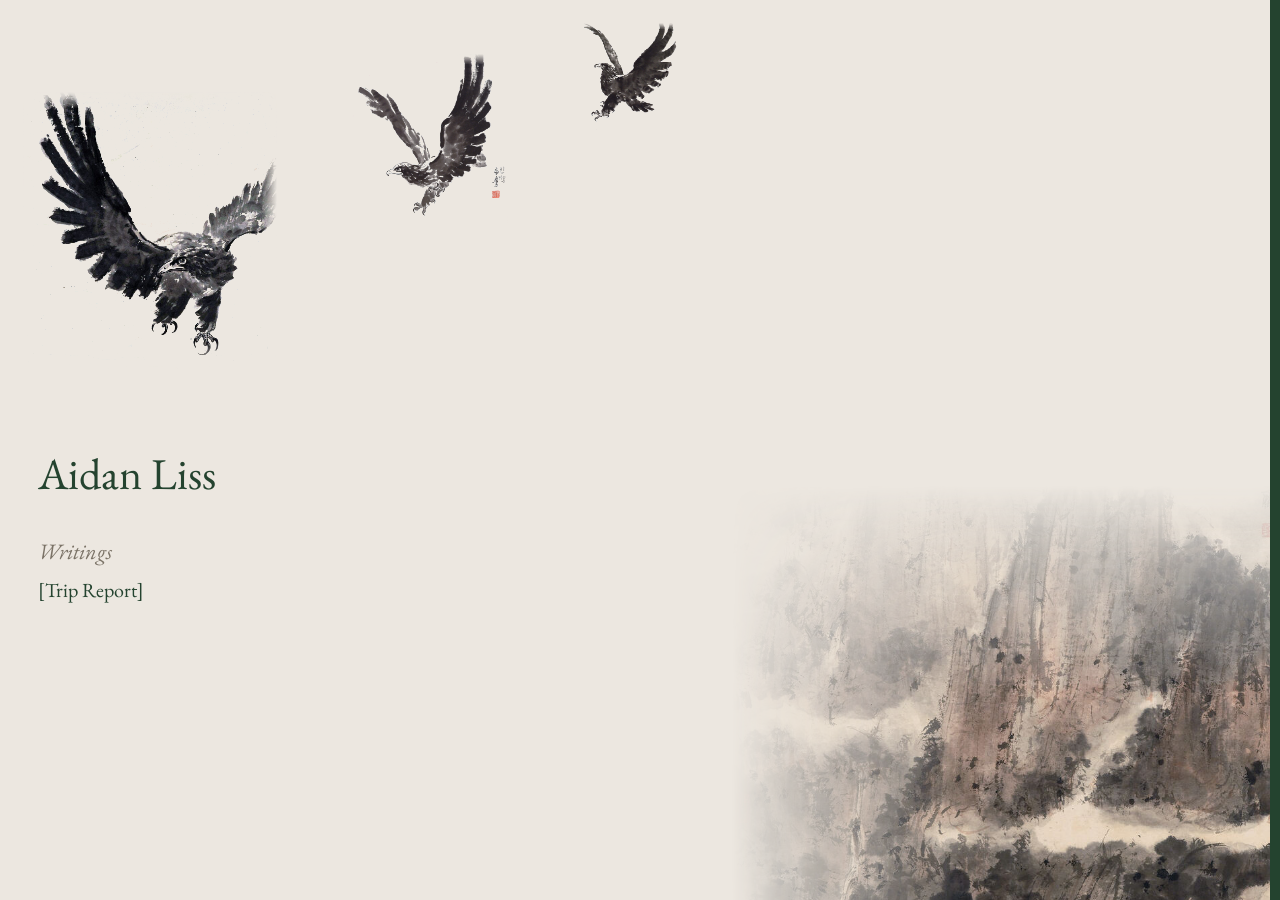
<file: index.html>
<!doctype html>
<html lang="en">
<head>
<meta charset="utf-8">
<meta name="viewport" content="width=device-width, initial-scale=1">
<title>Aidan Liss</title>
<link rel="preconnect" href="https://fonts.googleapis.com">
<link rel="preconnect" href="https://fonts.gstatic.com" crossorigin>
<link rel="stylesheet" href="https://fonts.googleapis.com/css2?family=EB+Garamond:ital,wght@0,400;0,500;1,400&display=swap">
<link rel="icon" type="image/png" sizes="32x32" href="favicon.png">
<link rel="icon" type="image/svg+xml" href="favicon.svg">
<link rel="apple-touch-icon" href="apple-touch-icon.png">
<link rel="stylesheet" href="style.css?v=6ae01d9d">
</head>
<body class="home">
<img class="art art-baoshi" src="art/baoshi.jpg" srcset="art/baoshi-800.jpg 800w, art/baoshi.jpg 1400w" sizes="(max-width: 700px) 100vw, 42vw" alt="" width="1400" height="2504">
<div class="flight" aria-hidden="true">
  <img class="art eagle eagle-far" src="art/eagle2.jpg" alt="" width="700" height="726">
  <img class="art eagle eagle-mid" src="art/eagle.jpg" alt="" width="1100" height="1195">
  <img class="art eagle eagle-near" src="art/eagle3.jpg" alt="" width="1000" height="1088">
</div>
<main class="home-main">
  <h1>Aidan Liss</h1>
  <section class="writings">
    <h2>Writings</h2>
    <ul>
      <li><a href="trip-report/">Trip Report</a></li>
    </ul>
  </section>
</main>
</body>
</html>
</file>
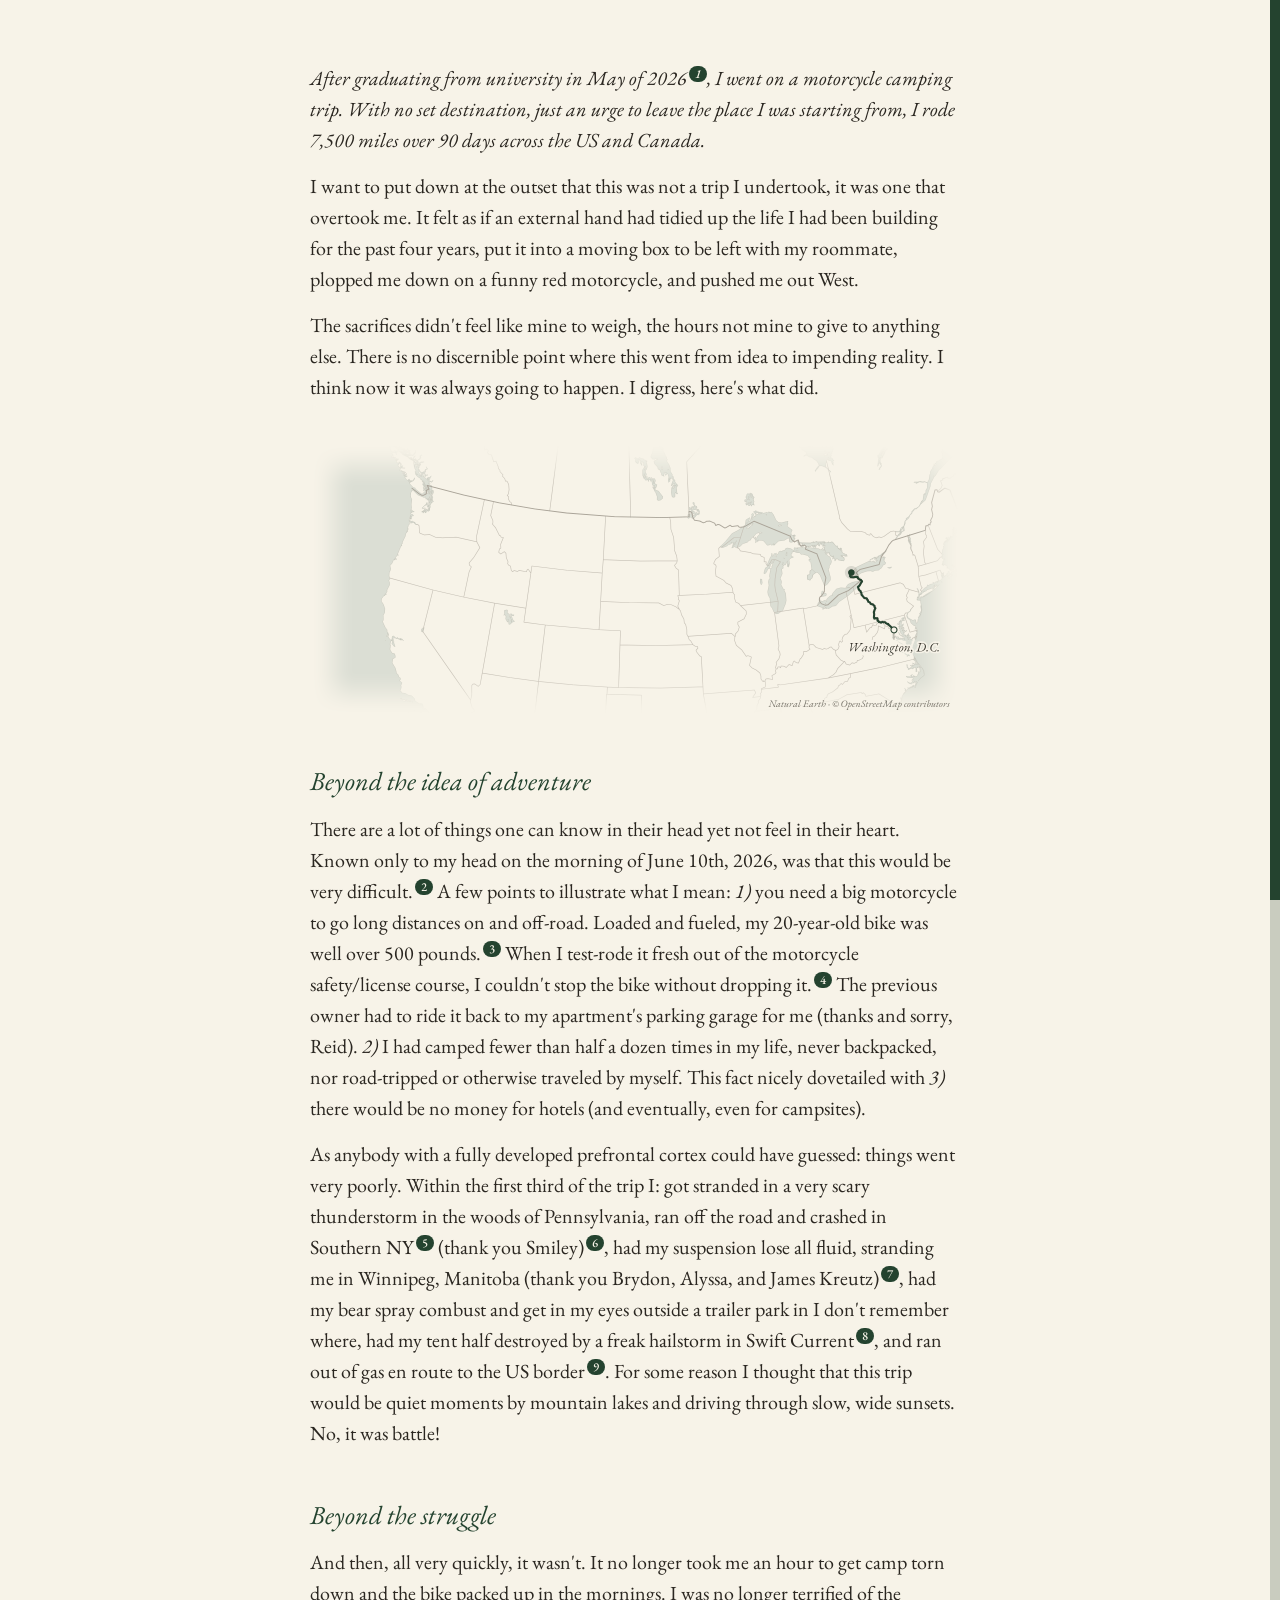
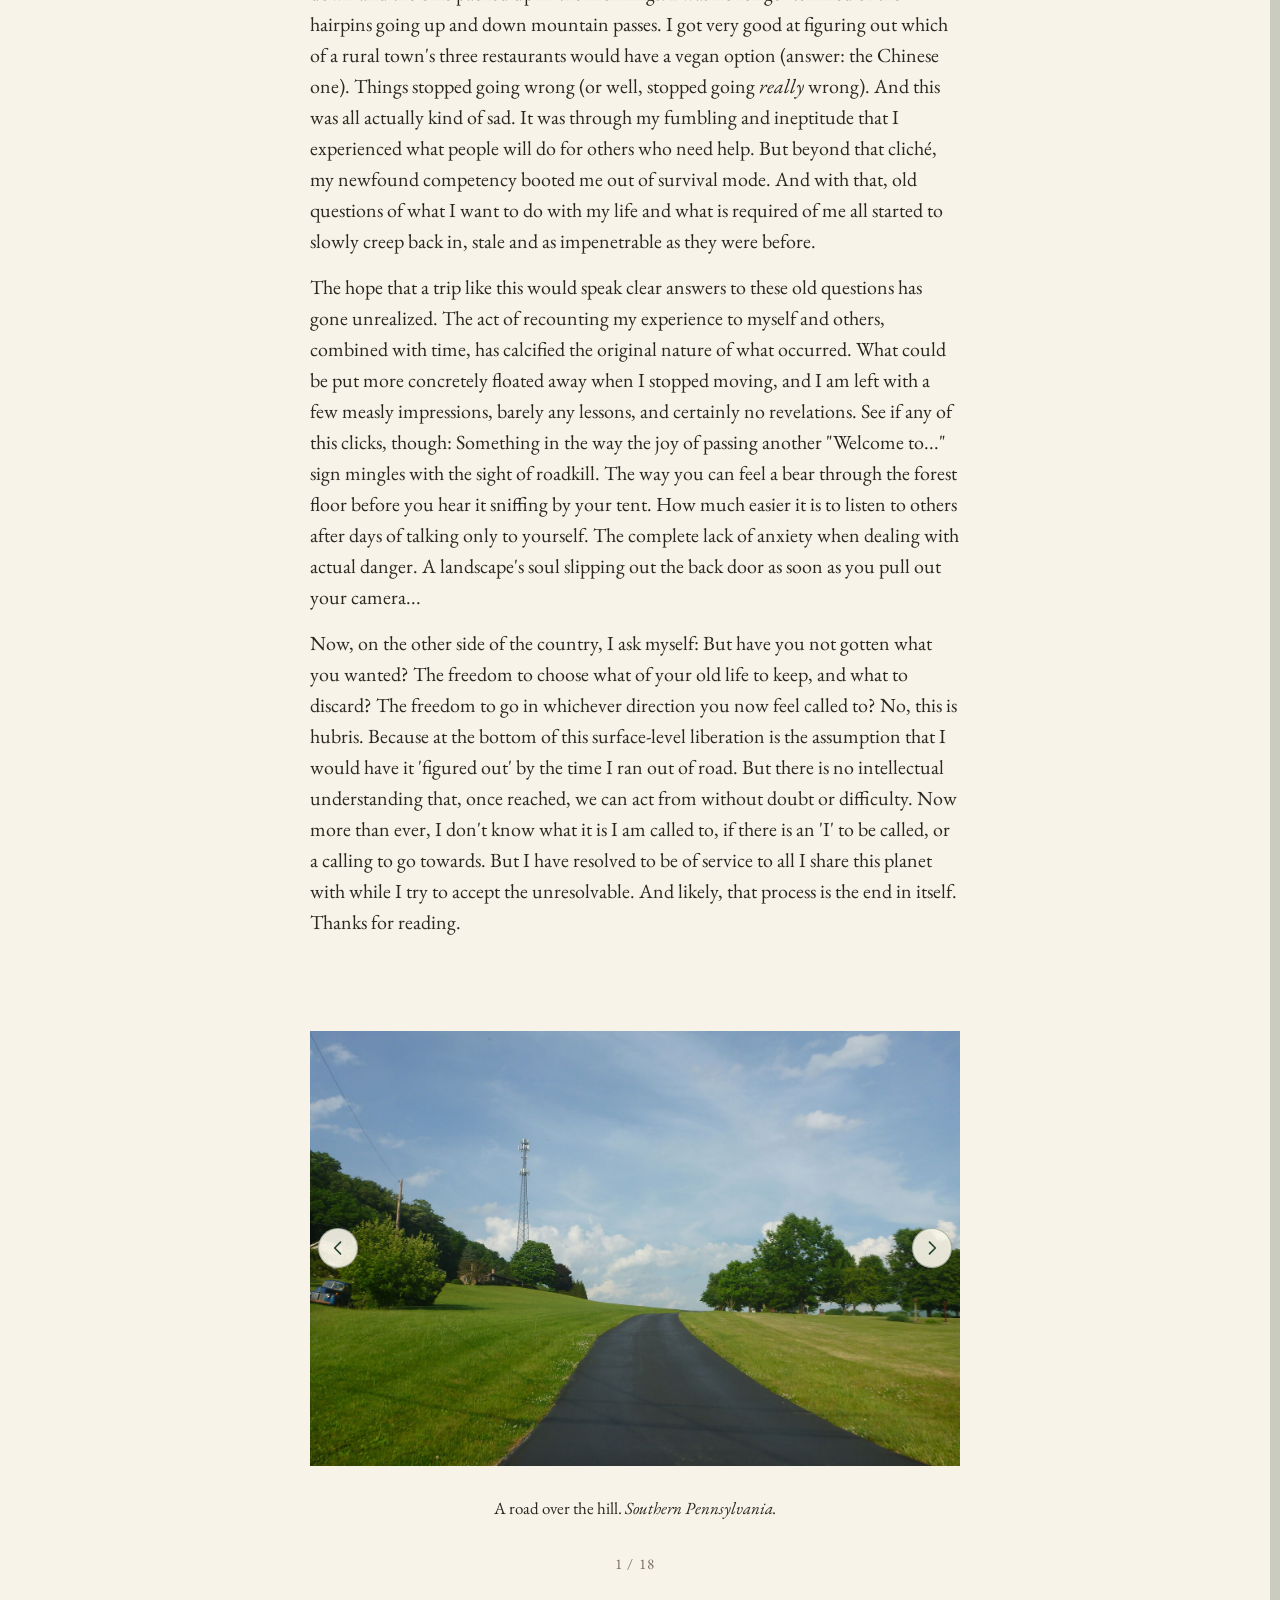
<file: trip-report/index.html>
<!doctype html>
<html lang="en">
<head>
<meta charset="utf-8">
<meta name="viewport" content="width=device-width, initial-scale=1">
<title>Trip Report</title>
<link rel="preconnect" href="https://fonts.googleapis.com">
<link rel="preconnect" href="https://fonts.gstatic.com" crossorigin>
<link rel="stylesheet" href="https://fonts.googleapis.com/css2?family=EB+Garamond:ital,wght@0,400;0,500;1,400&display=swap">
<link rel="icon" type="image/png" sizes="32x32" href="../favicon.png">
<link rel="icon" type="image/svg+xml" href="../favicon.svg">
<link rel="apple-touch-icon" href="../apple-touch-icon.png">
<link rel="stylesheet" href="../style.css?v=6ae01d9d">
<script src="../footnotes.js?v=67a59d8a" defer></script>
<script src="../gallery.js?v=7195e9d8" defer></script>
<script src="../route.js?v=15c0fe72" defer></script>
</head>
<body>
<main>
<p><em>After graduating from university in May of 2026<span class="fn"><button class="fn-mark" type="button">1</button><span class="fn-pop"><span class="fn-card"><video src="media/graduated.mp4" poster="media/graduated-poster.jpg" width="960" height="512" style="--w:960;--h:512" muted loop playsinline preload="none" data-sound></video><span class="fn-cap">proud of the spin move, less proud of my GPA...</span></span></span></span>, I went on a motorcycle camping trip. With no set destination, just an urge to leave the place I was starting from, I rode 7,500 miles over 90 days across the US and Canada.</em></p>

<p>I want to put down at the outset that this was not a trip I undertook, it was one that overtook me. It felt as if an external hand had tidied up the life I had been building for the past four years, put it into a moving box to be left with my roommate, plopped me down on a funny red motorcycle, and pushed me out West.</p>

<p>The sacrifices didn't feel like mine to weigh, the hours not mine to give to anything else. There is no discernible point where this went from idea to impending reality. I think now it was always going to happen. I digress, here's what did.</p>

<figure class="route"><img src="media/route-start.png" data-anim="media/route.gif" data-end="media/route-end.png" alt="" width="1300" height="546"></figure>

<h3>Beyond the idea of adventure</h3>

<p>There are a lot of things one can know in their head yet not feel in their heart. Known only to my head on the morning of June 10th, 2026, was that this would be very difficult.<span class="fn"><button class="fn-mark" type="button">2</button><span class="fn-pop"><span class="fn-card"><img src="media/mebeforeleaving.jpg" alt="" width="1400" height="1050" style="--w:1400;--h:1050" loading="lazy"><span class="fn-cap">outside my apartment in Washington, D.C. right before setting off.</span></span></span></span> A few points to illustrate what I mean: <em>1)</em> you need a big motorcycle to go long distances on and off-road. Loaded and fueled, my 20-year-old bike was well over 500 pounds.<span class="fn"><button class="fn-mark" type="button">3</button><span class="fn-pop"><span class="fn-card"><img src="media/gearbeforeleaving.jpg" alt="" width="1400" height="1050" style="--w:1400;--h:1050" loading="lazy"><span class="fn-cap">just about all my gear/supplies laid out before being loaded onto the bike.</span></span></span></span> When I test-rode it fresh out of the motorcycle safety/license course, I couldn't stop the bike without dropping it.<span class="fn"><button class="fn-mark" type="button">4</button><span class="fn-pop"><span class="fn-card"><video src="media/cantstopwithoutdrop.mp4" poster="media/cantstopwithoutdrop-poster.jpg" width="960" height="540" style="--w:960;--h:540" muted loop playsinline preload="none"></video><span class="fn-cap">the state of my riding skills at the end of April.</span></span></span></span> The previous owner had to ride it back to my apartment's parking garage for me (thanks and sorry, Reid). <em>2)</em> I had camped fewer than half a dozen times in my life, never backpacked, nor road-tripped or otherwise traveled by myself. This fact nicely dovetailed with <em>3)</em> there would be no money for hotels (and eventually, even for campsites).</p>

<p>As anybody with a fully developed prefrontal cortex could have guessed: things went very poorly. Within the first third of the trip I: got stranded in a very scary thunderstorm in the woods of Pennsylvania, ran off the road and crashed in Southern NY<span class="fn"><button class="fn-mark" type="button">5</button><span class="fn-pop"><span class="fn-card"><img src="media/crash.jpg" alt="" width="1050" height="1400" style="--w:1050;--h:1400" loading="lazy"><span class="fn-cap">in my defense, it was a rather sharp turn.</span></span></span></span> (thank you Smiley)<span class="fn"><button class="fn-mark" type="button">6</button><span class="fn-pop"><span class="fn-card"><img src="media/repairsaftercrashing.jpg" alt="" width="1400" height="1050" style="--w:1400;--h:1050" loading="lazy"><span class="fn-cap">Smiley helping me straighten my now-bent handlebars.</span></span></span></span>, had my suspension lose all fluid, stranding me in Winnipeg, Manitoba (thank you Brydon, Alyssa, and James Kreutz)<span class="fn"><button class="fn-mark" type="button">7</button><span class="fn-pop"><span class="fn-card"><img src="media/jamessuspensionfix.jpg" alt="" width="1400" height="935" style="--w:1400;--h:935" loading="lazy"><span class="fn-cap">JK's suspension shop in the garage behind his house.</span></span></span></span>, had my bear spray combust and get in my eyes outside a trailer park in I don't remember where, had my tent half destroyed by a freak hailstorm in Swift Current<span class="fn"><button class="fn-mark" type="button">8</button><span class="fn-pop"><span class="fn-card"><video src="media/hailstormswiftcurrent.mp4" poster="media/hailstormswiftcurrent-poster.jpg" width="540" height="960" style="--w:540;--h:960" muted loop playsinline preload="none" data-sound></video><span class="fn-progress" style="--w:540;--h:960"><span></span></span></span></span></span>, and ran out of gas en route to the US border<span class="fn"><button class="fn-mark" type="button">9</button><span class="fn-pop"><span class="fn-card"><img src="media/needinggas.jpg" alt="" width="1400" height="935" style="--w:1400;--h:935" loading="lazy"><span class="fn-cap">this actually worked!</span></span></span></span>. For some reason I thought that this trip would be quiet moments by mountain lakes and driving through slow, wide sunsets. No, it was battle!</p>

<h3>Beyond the struggle</h3>

<p>And then, all very quickly, it wasn't. It no longer took me an hour to get camp torn down and the bike packed up in the mornings. I was no longer terrified of the hairpins going up and down mountain passes. I got very good at figuring out which of a rural town's three restaurants would have a vegan option (answer: the Chinese one). Things stopped going wrong (or well, stopped going <em>really</em> wrong). And this was all actually kind of sad. It was through my fumbling and ineptitude that I experienced what people will do for others who need help. But beyond that cliché, my newfound competency booted me out of survival mode. And with that, old questions of what I want to do with my life and what is required of me all started to slowly creep back in, stale and as impenetrable as they were before.</p>

<p>The hope that a trip like this would speak clear answers to these old questions has gone unrealized. The act of recounting my experience to myself and others, combined with time, has calcified the original nature of what occurred. What could be put more concretely floated away when I stopped moving, and I am left with a few measly impressions, barely any lessons, and certainly no revelations. See if any of this clicks, though: Something in the way the joy of passing another "Welcome to..." sign mingles with the sight of roadkill. The way you can feel a bear through the forest floor before you hear it sniffing by your tent. How much easier it is to listen to others after days of talking only to yourself. The complete lack of anxiety when dealing with actual danger. A landscape's soul slipping out the back door as soon as you pull out your camera...</p>

<p>Now, on the other side of the country, I ask myself: But have you not gotten what you wanted? The freedom to choose what of your old life to keep, and what to discard? The freedom to go in whichever direction you now feel called to? No, this is hubris. Because at the bottom of this surface-level liberation is the assumption that I would have it 'figured out' by the time I ran out of road. But there is no intellectual understanding that, once reached, we can act from without doubt or difficulty. Now more than ever, I don't know what it is I am called to, if there is an 'I' to be called, or a calling to go towards. But I have resolved to be of service to all I share this planet with while I try to accept the unresolvable. And likely, that process is the end in itself. Thanks for reading.</p>

<section class="gallery" aria-label="Photos">
<div class="gal-stage">
<button class="gal-btn gal-prev" type="button" aria-label="Previous photo"><svg viewBox="0 0 24 24" width="20" height="20" aria-hidden="true"><path d="M15 5l-7 7 7 7" fill="none" stroke="currentColor" stroke-width="2" stroke-linecap="round" stroke-linejoin="round"/></svg></button>
<div class="gal-track" tabindex="0">
<figure class="gal-slide"><img src="media/gallery/f17.jpg" alt="" width="1600" height="1069" loading="lazy"><figcaption>A road over the hill. <em>Southern Pennsylvania.</em></figcaption></figure>
<figure class="gal-slide"><img src="media/gallery/f14.jpg" alt="" width="1200" height="1600" loading="lazy"><figcaption>A typical dinner. <em>Somewhere in Northwestern Ontario, Canada.</em></figcaption></figure>
<figure class="gal-slide"><img src="media/gallery/f18.jpg" alt="" width="1600" height="1069" loading="lazy"><figcaption>First time zone change. <em>Upsala, Ontario, Canada.</em></figcaption></figure>
<figure class="gal-slide"><img src="media/gallery/f19.jpg" alt="" width="1600" height="1069" loading="lazy"><figcaption>Very happy to be back in the US of A. <em>Montana–Canada border.</em></figcaption></figure>
<figure class="gal-slide"><img src="media/gallery/f2.jpg" alt="" width="1600" height="1069" loading="lazy"><figcaption>Enjoying a snack while backpacking. <em>Glacier National Park, Montana.</em></figcaption></figure>
<figure class="gal-slide"><img src="media/gallery/f8.jpg" alt="" width="1600" height="1069" loading="lazy"><figcaption>Wild bison. <em>Yellowstone National Park, Wyoming.</em></figcaption></figure>
<figure class="gal-slide"><div class="gal-video" style="--w:960;--h:540"><video src="media/gallery/f4.mp4" poster="media/gallery/f4-poster.jpg" width="960" height="540" muted loop playsinline preload="none"></video><span class="gal-progress"><span></span></span></div><figcaption>Enjoying a snack while backpacking. <em>Yellowstone National Park, Wyoming.</em></figcaption></figure>
<figure class="gal-slide"><img src="media/gallery/f5.jpg" alt="" width="1600" height="1069" loading="lazy"><figcaption>Feeling welcomed. <em>Thermopolis, Wyoming.</em></figcaption></figure>
<figure class="gal-slide"><img src="media/gallery/f15.jpg" alt="" width="1600" height="1200" loading="lazy"><figcaption>Feeling welcomed. <em>Colorado–Wyoming border.</em></figcaption></figure>
<figure class="gal-slide"><img src="media/gallery/f7.jpg" alt="" width="1600" height="1200" loading="lazy"><figcaption>My sister after we realized the front forks were leaking. <em>Outside Rocky Mountain National Park, Colorado.</em></figcaption></figure>
<figure class="gal-slide"><img src="media/gallery/f6.jpg" alt="" width="1600" height="1200" loading="lazy"><figcaption>Two baby bear cubs in a tree next to my bike. <em>Aspen, Colorado.</em></figcaption></figure>
<figure class="gal-slide"><img src="media/gallery/f1.jpg" alt="" width="1200" height="1600" loading="lazy"><figcaption>Highest point of the trip. <em>Continental Divide, Colorado.</em></figcaption></figure>
<figure class="gal-slide"><img src="media/gallery/f9.jpg" alt="" width="1600" height="1200" loading="lazy"><figcaption>An endless road. <em>Somewhere in the middle of Nevada.</em></figcaption></figure>
<figure class="gal-slide"><img src="media/gallery/f10.jpg" alt="" width="1069" height="1600" loading="lazy"><figcaption>Bike parked under El Capitan. <em>Yosemite National Park, California.</em></figcaption></figure>
<figure class="gal-slide"><img src="media/gallery/f16.jpg" alt="" width="1600" height="1200" loading="lazy"><figcaption>Resting at the top of Yosemite Point. <em>Yosemite National Park, California.</em></figcaption></figure>
<figure class="gal-slide"><img src="media/gallery/f11.jpg" alt="" width="1200" height="1600" loading="lazy"><figcaption>The beard at full length and redness. Not to worry, it has now been shaved.</figcaption></figure>
<figure class="gal-slide"><img src="media/gallery/f12.jpg" alt="" width="1600" height="1112" loading="lazy"><figcaption>The Pacific Ocean!! <em>Pacific Coast Highway, California.</em></figcaption></figure>
<figure class="gal-slide"><img src="media/gallery/f13.jpg" alt="" width="1080" height="810" loading="lazy"><figcaption>The end of the road. <em>Alamo Square, San Francisco.</em></figcaption></figure>
</div>
<button class="gal-btn gal-next" type="button" aria-label="Next photo"><svg viewBox="0 0 24 24" width="20" height="20" aria-hidden="true"><path d="M9 5l7 7-7 7" fill="none" stroke="currentColor" stroke-width="2" stroke-linecap="round" stroke-linejoin="round"/></svg></button>
</div>
<div class="gal-count" aria-live="polite">1 / 18</div>
</section>

</main>
</body>
</html>
</file>
<file: style.css>
/* Layout after fromjason.xyz (single 650px column); palette after the Gateway Kokoro cover. */
:root {
  --paper: #f7f3e8;
  --ink: #2a2620;
  --muted: #7a7266;
  --green: #24432f;
  --green-pale: color-mix(in srgb, var(--green) 22%, var(--paper));
  --stripe: 10px;
}

html { background: var(--paper); }

body {
  margin: 0;
  padding: 3rem 1.5rem 6rem;
  background: var(--paper);
  color: var(--ink);
  font-family: "EB Garamond", Georgia, serif;
  font-size: 20px;
  line-height: 1.55;
  border-right: var(--stripe) solid var(--green);
  min-height: 100vh;
  box-sizing: border-box;
}

main {
  max-width: 650px;
  margin: 0 auto;
}

p { margin: 0.75em 0 0; }

h1, h2, h3 {
  font-weight: 400;
  font-style: italic;
  color: var(--green);
  line-height: 1.3;
  margin: 1.9em 0 0;
}
h1 { font-size: 2em; }
h2 { font-size: 1.5em; }
h3 { font-size: 1.3em; }

a { color: var(--green); text-decoration-thickness: 1px; text-underline-offset: 0.15em; }
a:hover { color: var(--muted); }

@media (max-width: 480px) {
  :root { --stripe: 6px; }
  body { font-size: 18px; padding: 2rem 1rem 4rem; }
}

/* Route map */
figure.route { margin: 2em 0; }
figure.route img { display: block; width: 100%; height: auto; }

/* Media footnotes (behaviour in /footnotes.js)
   Desktop: popover above/below the number. Touch: bottom sheet. Click media: lightbox. */
.fn { position: relative; }
.fn-mark {
  font: inherit;
  font-size: 0.62em;
  font-weight: 500;
  line-height: 1;
  vertical-align: 0.55em;
  color: var(--paper);
  background: var(--green);
  border: 0;
  border-radius: 1em;
  min-width: 1.45em;
  padding: 0.18em 0.35em 0.12em;
  margin-left: 0.15em;
  cursor: pointer;
}
.fn-mark:hover, .fn.is-open .fn-mark { background: var(--ink); }
.fn-mark:focus-visible { outline: 2px solid var(--green); outline-offset: 2px; }

.fn-pop {
  display: none;
  position: absolute;
  z-index: 10;
  left: 50%;
  bottom: 100%;
  transform: translateX(calc(-50% + var(--fn-shift, 0px)));
  padding-bottom: 6px; /* hover bridge between number and card */
}
.fn.is-below .fn-pop { bottom: auto; top: 100%; padding-bottom: 0; padding-top: 6px; }
.fn.is-open .fn-pop { display: block; }

.fn-card {
  display: block;
  padding: 0.4em;
  background: var(--paper);
  border: 1px solid var(--green);
  box-shadow: 0 4px 18px rgba(42, 38, 32, 0.18);
}
/* Size comes from the media's own width/height (--w/--h), so placement works before it loads. */
.fn-card img, .fn-card video {
  display: block;
  aspect-ratio: var(--w) / var(--h);
  height: auto;
  width: min(360px, 80vw, calc(var(--fn-max-h, 60vh) * var(--w) / var(--h)));
  cursor: zoom-in;
}
.fn-progress, .gal-progress {
  display: block;
  height: 3px;
  margin-top: 4px;
  background: var(--green-pale);
}
.fn-progress { width: min(360px, 80vw, calc(var(--fn-max-h, 60vh) * var(--w) / var(--h))); }
.fn-progress > span, .gal-progress > span {
  display: block;
  height: 100%;
  background: var(--green);
  transform: scaleX(0);
  transform-origin: left;
}
.fn-cap {
  display: block;
  max-width: min(360px, 80vw);
  width: min-content;
  min-width: 100%;
  padding: 0.35em 0.1em 0.05em;
  font-size: 0.8em;
  font-style: italic;
  line-height: 1.35;
  color: var(--ink);
}

/* Touch screens: bottom sheet */
@media not ((hover: hover) and (pointer: fine)) {
  .fn { position: static; }
  .fn-pop, .fn.is-below .fn-pop {
    position: fixed;
    top: auto;
    bottom: 0.75rem;
    left: 0.75rem;
    right: 0.75rem;
    transform: none;
    padding: 0;
  }
  .fn-card { padding: 0.5em; }
  .fn-card img, .fn-card video {
    margin: 0 auto;
    width: min(100%, calc(55vh * var(--w) / var(--h)));
  }
  .fn-progress { margin: 4px auto 0; width: min(100%, calc(55vh * var(--w) / var(--h))); }
  .fn-cap { width: auto; max-width: none; text-align: center; }
}

/* Lightbox */
.lightbox {
  width: 100vw;
  height: 100dvh;
  max-width: none;
  max-height: none;
  margin: 0;
  padding: 0;
  border: 0;
  background: rgba(24, 22, 18, 0.94);
}
.lightbox::backdrop { background: transparent; }
.lb-open { overflow: hidden; }
.lb-fig {
  box-sizing: border-box;
  height: 100%;
  margin: 0;
  padding: 3rem 1rem 1.5rem;
  display: flex;
  flex-direction: column;
  align-items: center;
  justify-content: center;
  gap: 0.75em;
}
.lb-fig img, .lb-fig video {
  display: block;
  max-width: 100%;
  max-height: calc(100% - 3em);
  min-height: 0;
  object-fit: contain;
}
.lb-fig figcaption {
  color: var(--paper);
  font-style: italic;
  font-size: 0.9em;
  text-align: center;
  max-width: 40em;
}
.lb-close {
  position: absolute;
  top: 0.5rem;
  right: 0.75rem;
  font: inherit;
  font-size: 2rem;
  line-height: 1;
  color: var(--paper);
  background: none;
  border: 0;
  padding: 0.25rem 0.5rem;
  cursor: pointer;
}

/* Gallery: one row, one item at a time (behaviour in /gallery.js) */
.gallery { margin: 3.5em 0 0; }
.gal-stage { position: relative; }
.gal-track {
  display: flex;
  overflow-x: auto;
  scroll-snap-type: x mandatory;
  overscroll-behavior-x: contain;
  scrollbar-width: none;
  outline: none;
}
.gal-track::-webkit-scrollbar { display: none; }
.gal-track:focus-visible { outline: 2px solid var(--green); outline-offset: 4px; }
.gal-slide {
  flex: 0 0 100%;
  margin: 0;
  scroll-snap-align: center;
  /* --p: 0 at centre, 1 one slide away (set by gallery.js) */
  opacity: calc(1 - var(--p, 0) * 0.7);
  transform: scale(calc(1 - var(--p, 0) * 0.08));
}
.gal-slide img, .gal-slide video {
  display: block;
  width: 100%;
  height: min(70vh, 480px);
  object-fit: contain;
  cursor: zoom-in;
}
/* Same box as a photo, with the picture and its progress bar centred inside it. */
.gal-video {
  --gal-h: min(70vh, 480px);
  --vid-w: min(100%, calc((var(--gal-h) - 7px) * var(--w) / var(--h)));
  display: flex;
  flex-direction: column;
  align-items: center;
  justify-content: center;
  height: var(--gal-h);
}
.gal-slide .gal-video video {
  width: var(--vid-w);
  height: auto;
  max-height: none;
  aspect-ratio: var(--w) / var(--h);
}
.gal-progress { width: var(--vid-w); }
.gal-slide figcaption {
  margin-top: 0.5em;
  font-size: 0.85em;
  line-height: 1.35;
  text-align: center;
}
.gal-count {
  margin-top: 0.6em;
  font-size: 0.75em;
  letter-spacing: 0.08em;
  color: var(--muted);
  text-align: center;
  font-variant-numeric: tabular-nums;
}

/* Prev/next: round icon buttons over the sides of the photo */
.gal-btn {
  position: absolute;
  z-index: 2;
  top: calc(min(70vh, 480px) / 2);
  transform: translateY(-50%);
  display: grid;
  place-items: center;
  width: 2.5rem;
  height: 2.5rem;
  padding: 0;
  color: var(--green);
  background: rgba(247, 243, 232, 0.92);
  border: 1px solid rgba(36, 67, 47, 0.35);
  border-radius: 50%;
  box-shadow: 0 1px 6px rgba(42, 38, 32, 0.12);
  cursor: pointer;
  transition: background-color 0.15s, color 0.15s, border-color 0.15s;
}
.gal-btn:hover { color: var(--paper); background: var(--green); border-color: var(--green); }
.gal-btn:focus-visible { outline: 2px solid var(--green); outline-offset: 2px; }
.gal-prev { left: 0.5rem; }
.gal-next { right: 0.5rem; }

/* Touch: swipe, with a faded peek of the neighbours; no buttons */
@media not ((hover: hover) and (pointer: fine)) {
  .gal-btn { display: none; }
  .gal-track { padding-inline: 7%; scroll-padding-inline: 7%; }
  .gal-slide { flex-basis: 86%; }
  .gal-slide img, .gal-slide video { height: auto; aspect-ratio: 4 / 3; max-height: 70vh; }
  .gal-video { --gal-h: 70vh; height: auto; aspect-ratio: 4 / 3; max-height: 70vh; }
}

/* Subtle scroll fade: text eases in from the bottom edge of the screen as it scrolls up.
   Scroll-driven CSS animation (Chrome/Edge/Safari 26+); other browsers just show the text.
   Opacity only, so the footnote sheet (position: fixed) isn't affected. */
@media (prefers-reduced-motion: no-preference) {
  @supports (animation-timeline: view()) {
    main > p, main > h2, main > h3, main > figure, .gallery {
      animation: scroll-fade linear;
      animation-timeline: view();
      animation-range: entry 0px entry 140px;
    }
  }
}
@keyframes scroll-fade {
  from { opacity: 0.15; }
  to { opacity: 1; }
}
.has-open-fn { position: relative; z-index: 20; }

/* Reading progress: the green stripe on the right fills from the top as you scroll.
   Scroll-driven CSS (Chrome/Edge/Safari 26+); other browsers keep the plain solid stripe. */
@supports (animation-timeline: scroll()) {
  body { border-right-color: var(--green-pale); }
  body::after {
    content: "";
    position: fixed;
    top: 0;
    right: 0;
    width: var(--stripe);
    height: 100vh;
    background: var(--green);
    transform-origin: top;
    animation: read-progress linear both;
    animation-timeline: scroll(root);
    pointer-events: none;
  }
}
@keyframes read-progress {
  from { transform: scaleY(0); }
  to { transform: scaleY(1); }
}

/* Closing line: small print at the foot of the page */
.colophon {
  margin: 4.5em 0 0;
  font-size: 0.7em;
  font-style: italic;
  line-height: 1.4;
  color: var(--muted);
  text-align: center;
}
.colophon p { margin: 0; }

/* No browser scroll bar: the green stripe shows reading position instead. The page still scrolls. */
html { scrollbar-width: none; }
html::-webkit-scrollbar { display: none; }

/* ---------- Home page ----------
   Light cream background; paintings blend in with mix-blend-mode: darken (paper lighter than
   the page disappears, only ink shows) and soft edge masks. Eagle 3's yellowed paper was
   colour-corrected to white in the image file so it blends like the others.
   Composition unit --u scales with screen height (capped by width) so the layout keeps its
   proportions from laptop to large monitor. */
html:has(body.home) { --paper: #ece7e0; }
body.home {
  --u: min(1dvh, 0.6vw);
  --pad: clamp(1.25rem, 3vw, 3rem);
  position: relative;
  padding: 0;
  height: 100dvh;
  min-height: 0;
  overflow: hidden;
}
.art { display: block; pointer-events: none; user-select: none; }

/* Three eagles on one swooping diagonal: small and far (right, high) to large and near
   (left, low), ending just above the name. No z-index anywhere here: a stacking context
   would stop the darken blend from reaching the page. */
.flight { position: absolute; inset: 0 0 auto 0; height: 50dvh; }
.eagle {
  position: absolute;
  width: auto;
  mix-blend-mode: darken;
  -webkit-mask-image: linear-gradient(to right, transparent, #000 6%, #000 94%, transparent), linear-gradient(to bottom, transparent, #000 6%, #000 90%, transparent);
  -webkit-mask-composite: source-in;
  mask-image: linear-gradient(to right, transparent, #000 6%, #000 94%, transparent), linear-gradient(to bottom, transparent, #000 6%, #000 90%, transparent);
  mask-composite: intersect;
}
.eagle-near { left: calc(var(--pad) - 2 * var(--u)); top: calc(12 * var(--u)); height: calc(36 * var(--u)); }
.eagle-mid  { left: calc(var(--pad) + 40 * var(--u)); top: calc(7 * var(--u));  height: calc(23 * var(--u)); }
.eagle-far  { left: calc(var(--pad) + 70 * var(--u)); top: calc(3 * var(--u));  height: calc(14 * var(--u)); }

.home-main {
  position: relative; /* no z-index (see above) */
  max-width: none;
  width: min(40vw, 460px);
  margin: 0;
  padding: 50dvh var(--pad) var(--pad); /* the name starts exactly halfway down the screen */
}
.home h1 { margin: 0; font-size: 2.2em; font-style: normal; line-height: 1.1; }
.writings { margin-top: 2em; }
.writings h2 {
  margin: 0 0 0.35em;
  font-size: 1.1em;
  color: var(--muted);
}
.writings ul { list-style: none; margin: 0; padding: 0; }
.writings li { margin: 0.2em 0; }
.writings a { text-decoration: none; }
.writings a::before { content: "["; }
.writings a::after { content: "]"; }
.writings a:hover { color: var(--muted); }

/* Landscape: bottom-right corner, flush against the green stripe */
.art-baoshi {
  position: absolute;
  right: 0; /* body's padding edge = the inner edge of the green stripe */
  bottom: 0;
  width: 42vw;
  height: 46vh;
  object-fit: cover;
  object-position: 50% 42%;
  -webkit-mask-image: linear-gradient(to right, transparent, #000 45%), linear-gradient(to bottom, transparent, #000 50%);
  -webkit-mask-composite: source-in;
  mask-image: linear-gradient(to right, transparent, #000 45%), linear-gradient(to bottom, transparent, #000 50%);
  mask-composite: intersect;
}

/* Tablets held upright: more height than width, so scale the swoop by width */
@media (orientation: portrait) and (min-width: 701px) {
  body.home { --u: min(0.9dvh, 1.05vw); }
  .art-baoshi { width: 60vw; height: 36vh; }
}

/* Phones: two eagles in a tight stagger, landscape as a band along the bottom */
@media (max-width: 700px) {
  body.home { --pad: 1.5rem; height: auto; min-height: 100dvh; overflow: visible; }
  .eagle-far { display: none; }
  .eagle-near { left: 0.5rem; top: 8dvh; height: min(30dvh, 64vw); }
  .eagle-mid  { left: auto; right: 9vw; top: 3dvh; height: min(16dvh, 34vw); }
  .home-main { width: auto; padding: 50dvh 1.25rem 34vh; }
  .art-baoshi {
    width: 100%;
    height: 32vh;
    -webkit-mask-image: linear-gradient(to bottom, transparent, #000 45%);
    mask-image: linear-gradient(to bottom, transparent, #000 45%);
  }
}

/* Phones held sideways / very short windows: drop the half-height rule, let it scroll,
   eagles in a small row (near on the left), no landscape */
@media (max-height: 520px) and (orientation: landscape) {
  body.home { height: auto; min-height: 100dvh; overflow: visible; }
  .flight {
    position: relative;
    height: auto;
    display: flex;
    flex-direction: row-reverse;
    justify-content: flex-end;
    align-items: flex-start;
    gap: 1.5rem;
    padding: 1rem var(--pad) 0;
  }
  .eagle { position: static; }
  .eagle-near { height: 140px; }
  .eagle-mid { height: 95px; margin-top: 4px; }
  .eagle-far { display: block; height: 62px; }
  .home-main { width: auto; padding-top: 1rem; }
  .art-baoshi { display: none; }
}
</file>
